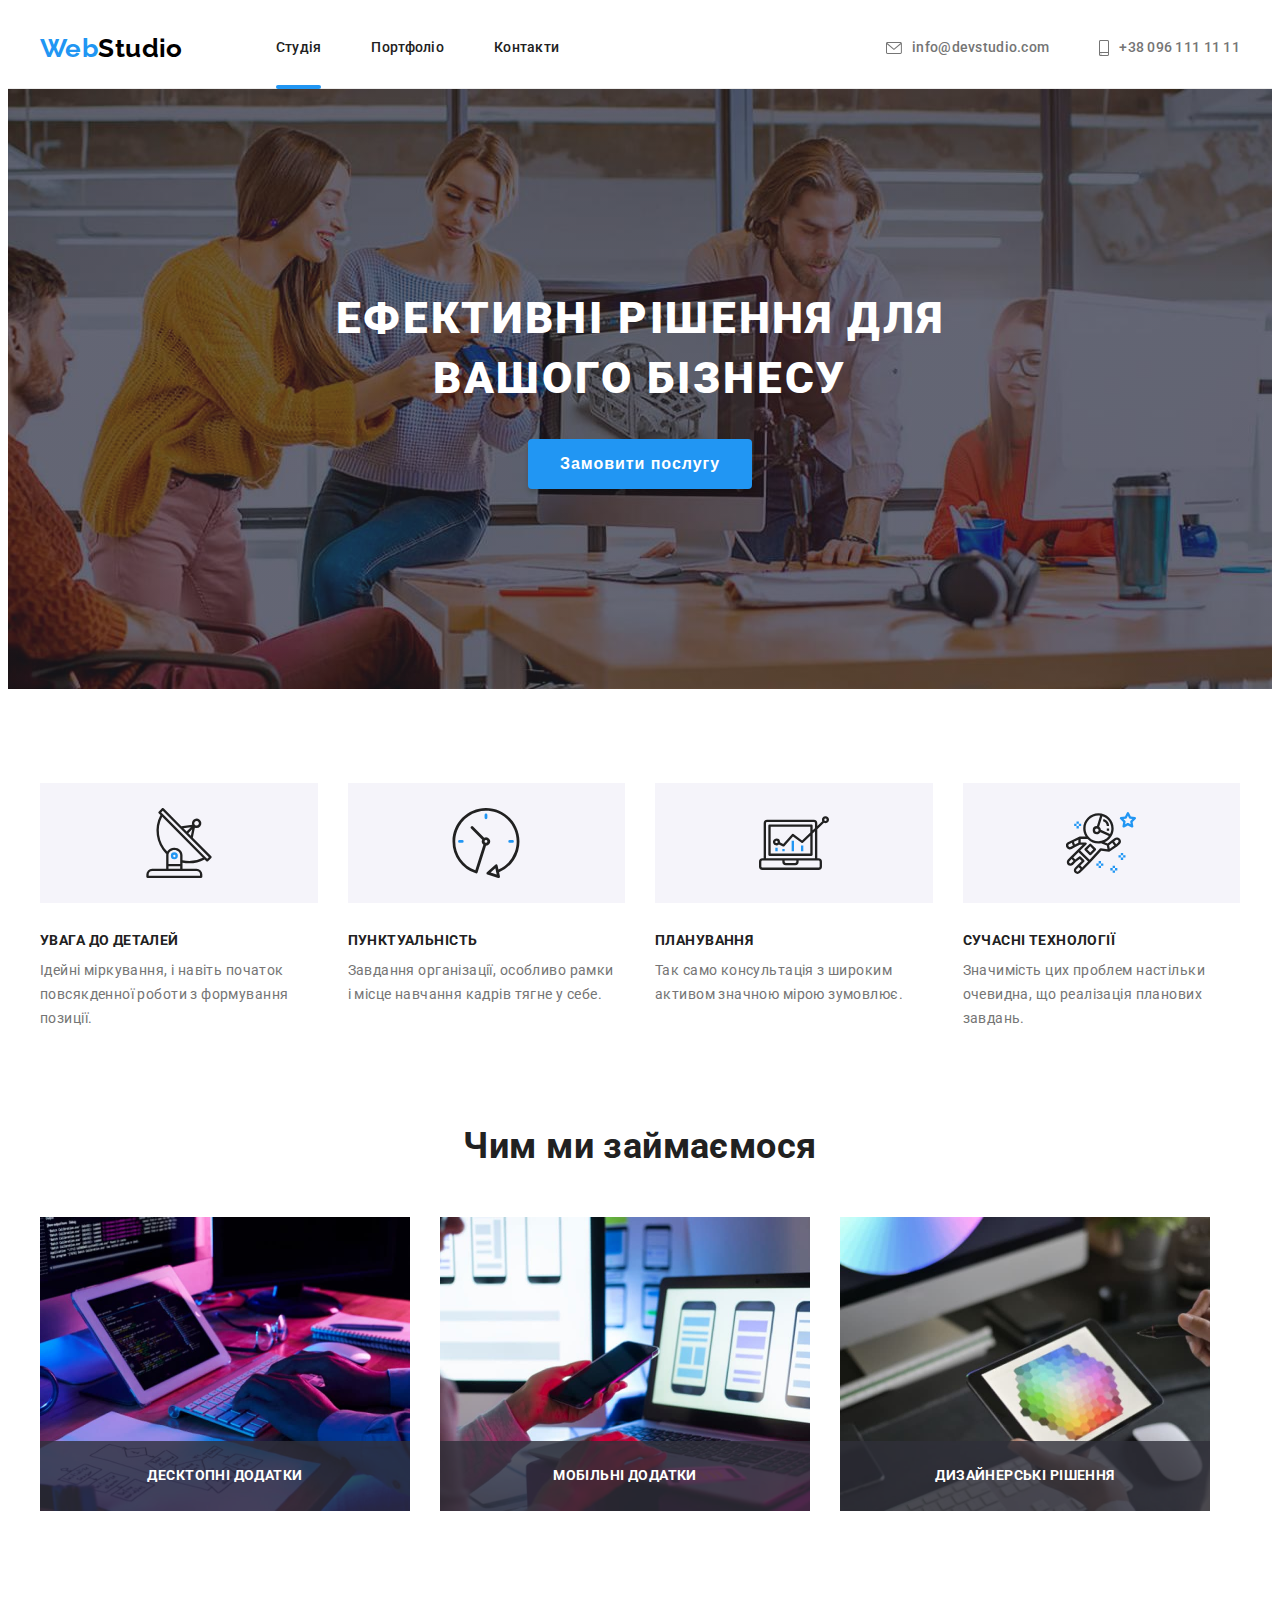
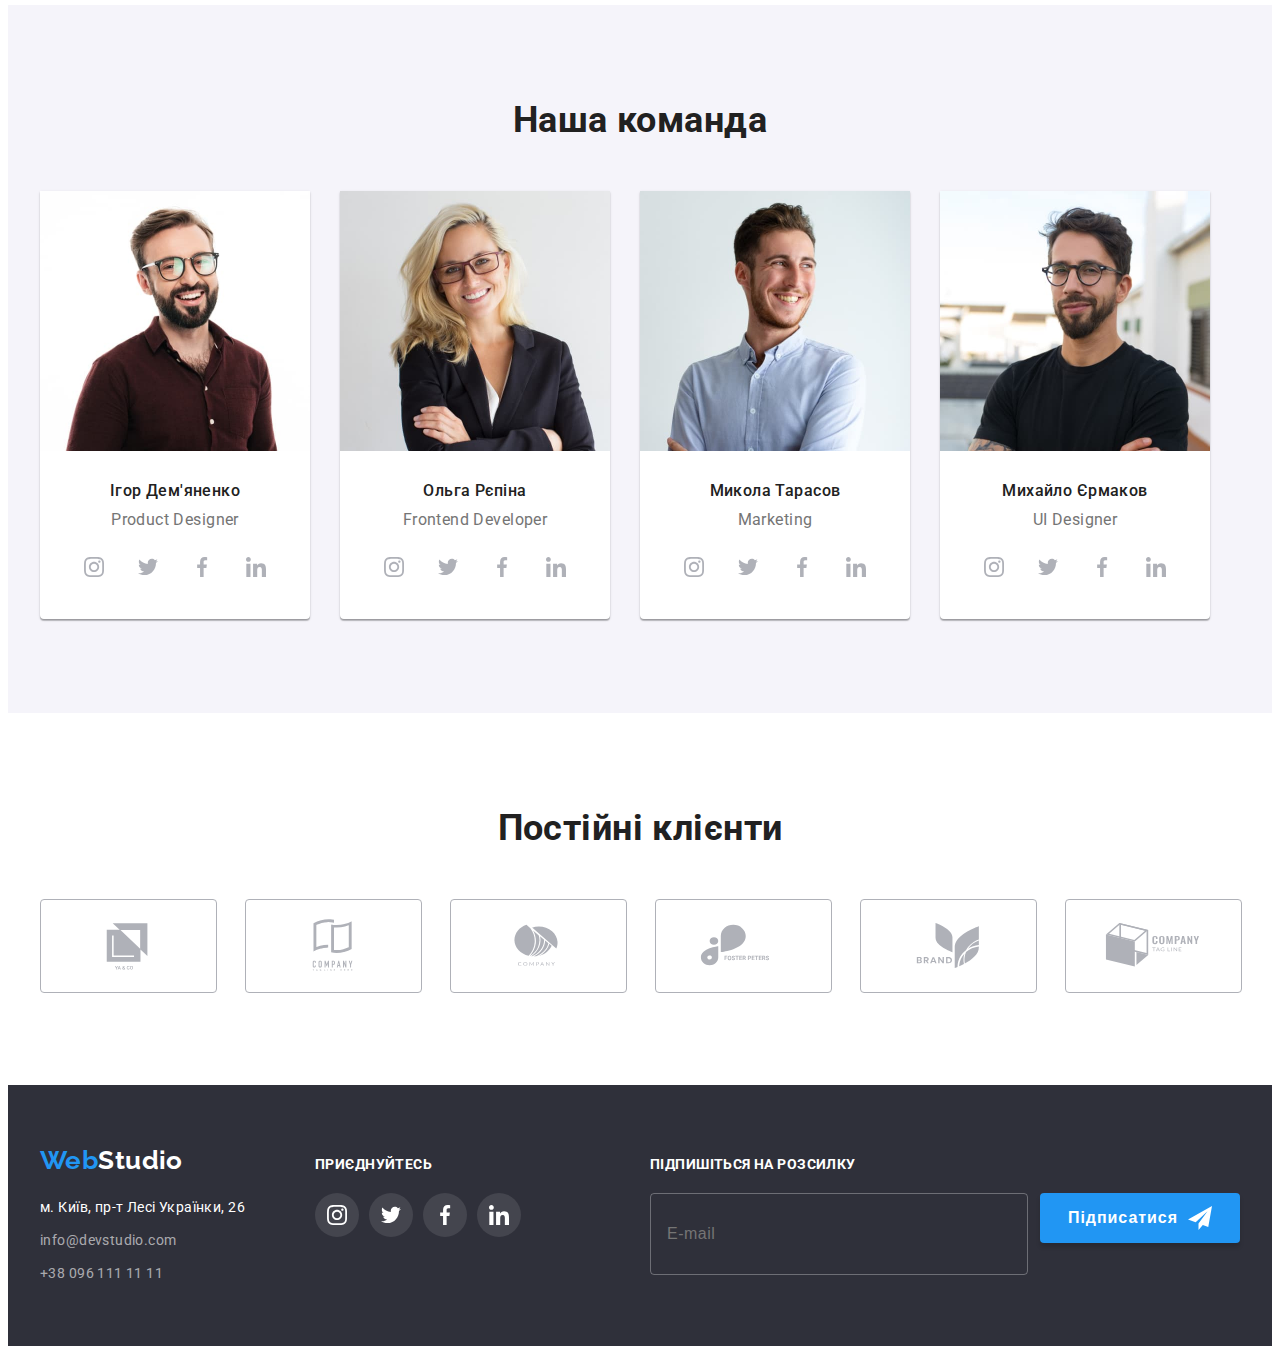
<file: index.html>
<!DOCTYPE html>
<html lang="uk">
  <head>
    <meta charset="UTF-8" />
    <meta http-equiv="X-UA-Compatible" content="IE=edge" />
    <meta name="viewport" content="width=device-width, initial-scale=1.0" />
    <title>Студія</title>
    <link rel="preconnect" href="https://fonts.googleapis.com" />
    <link rel="preconnect" href="https://fonts.gstatic.com" crossorigin />
    <link
      href="https://fonts.googleapis.com/css2?family=Raleway:wght@700&family=Roboto:wght@400;500;700;900&display=swap"
      rel="stylesheet"
    />
    <link
      rel="stylesheet"
      href="https://cdnjs.cloudflare.com/ajax/libs/modern-normalize/1.1.0/modern-normalize.min.css"
      integrity="sha512-wpPYUAdjBVSE4KJnH1VR1HeZfpl1ub8YT/NKx4PuQ5NmX2tKuGu6U/JRp5y+Y8XG2tV+wKQpNHVUX03MfMFn9Q=="
      crossorigin="anonymous"
      referrerpolicy="no-referrer"
    />
    <link rel="stylesheet" href="./css/main.min.css" />
  </head>
  <body>
    <header class="header">
      <div class="container header__container">
        <a href="./index.html" lang="en" class="logo header__logo"
          >Web<span class="logo__part logo__part--dark">Studio</span></a
        >
        <nav>
          <ul class="nav">
            <li><a href="./index.html" class="nav__link current link">Студія</a></li>
            <li><a href="./portfolio.html" class="nav__link link">Портфоліо</a></li>
            <li><a href="" class="nav__link link">Контакти</a></li>
          </ul>
        </nav>
        <ul class="contacts header__contacts">
          <li>
            <a href="mailto:info@devstudio.com" class="contacts__item link"
              ><svg class="contacts__icon" width="16" height="12">
                <use href="./images/symbol-defs.svg#icon-envelope"></use>
              </svg>
              info@devstudio.com
            </a>
          </li>
          <li>
            <a href="tel:+380961111111" class="contacts__item link"
              ><svg class="contacts__icon" width="10" height="16">
                <use href="./images/symbol-defs.svg#icon-smartphone"></use>
              </svg>
              +38 096 111 11 11
            </a>
          </li>
        </ul>
      </div>
    </header>
    <main>
      <section class="hero">
        <h1 class="main-title hero__main-title">Ефективні рішення для вашого бізнесу</h1>
        <button type="button" class="button" data-modal-open>Замовити послугу</button>
      </section>
      <section class="advantages section">
        <div class="container">
          <h2 class="visually-hidden">Переваги</h2>
          <ul class="advantages__list">
            <li class="advantages__item">
              <h3 class="advantages__title">Увага до деталей</h3>
              <p class="advantages__descriptions">
                Ідейні міркування, і навіть початок повсякденної роботи з формування позиції.
              </p>
            </li>
            <li class="advantages__item">
              <h3 class="advantages__title">Пунктуальність</h3>
              <p class="advantages__descriptions">
                Завдання організації, особливо рамки і місце навчання кадрів тягне у себе.
              </p>
            </li>
            <li class="advantages__item">
              <h3 class="advantages__title">Планування</h3>
              <p class="advantages__descriptions">
                Так само консультація з широким активом значною мірою зумовлює.
              </p>
            </li>
            <li class="advantages__item">
              <h3 class="advantages__title">Сучасні технології</h3>
              <p class="advantages__descriptions">
                Значимість цих проблем настільки очевидна, що реалізація планових завдань.
              </p>
            </li>
          </ul>
        </div>
      </section>
      <section class="work section section--padding-top">
        <div class="container">
          <h2 class="section-title">Чим ми займаємося</h2>
          <ul class="work__list">
            <li class="work__item">
              <div class="work__thumb">
                <img src="./images/box1.jpg" alt="Технологія перша" width="370" height="294" />
                <p class="work__text">Десктопні додатки</p>
              </div>
            </li>
            <li class="work__item">
              <div class="work__thumb">
                <img src="./images/box2.jpg" alt="Технологія друга" width="370" height="294" />
                <p class="work__text">Мобільні додатки</p>
              </div>
            </li>
            <li class="work__item">
              <div class="work__thumb">
                <img src="./images/box3.jpg" alt="Технологія третя" width="370" height="294" />
                <p class="work__text">Дизайнерські рішення</p>
              </div>
            </li>
          </ul>
        </div>
      </section>
      <section class="section section--background">
        <div class="container">
          <h2 class="section-title">Наша команда</h2>
          <ul class="team-grid">
            <li class="team-grid__item">
              <article class="team-card">
                <img
                  src="./images/foto1.jpg"
                  alt="Фото Ігора Дем'яненка"
                  width="270"
                  height="260"
                />
                <div class="team-card__caption">
                  <h3 class="team-card__name">Ігор Дем'яненко</h3>
                  <p lang="en" class="team-card__position">Product Designer</p>
                  <ul class="soc-list">
                    <li class="soc-list__item">
                      <a class="soc-list__link soc-list__link--regular" href=""
                        ><svg width="20" height="20">
                          <use href="./images/symbol-defs.svg#icon-instagram"></use>
                        </svg>
                      </a>
                    </li>
                    <li class="soc-list__item">
                      <a class="soc-list__link soc-list__link--regular" href=""
                        ><svg width="20" height="20">
                          <use href="./images/symbol-defs.svg#icon-twitter"></use>
                        </svg>
                      </a>
                    </li>
                    <li class="soc-list__item">
                      <a class="soc-list__link soc-list__link--regular" href=""
                        ><svg width="20" height="20">
                          <use href="./images/symbol-defs.svg#icon-facebook"></use>
                        </svg>
                      </a>
                    </li>
                    <li class="soc-list__item">
                      <a class="soc-list__link soc-list__link--regular" href=""
                        ><svg width="20" height="20">
                          <use href="./images/symbol-defs.svg#icon-linkedin"></use>
                        </svg>
                      </a>
                    </li>
                  </ul>
                </div>
              </article>
            </li>
            <li class="team-grid__item">
              <article class="team-card">
                <img src="./images/foto2.jpg" alt="Фото Ольги Рєпіної" width="270" height="260" />
                <div class="team-card__caption">
                  <h3 class="team-card__name">Ольга Рєпіна</h3>
                  <p lang="en" class="team-card__position">Frontend Developer</p>
                  <ul class="soc-list">
                    <li class="soc-list__item">
                      <a class="soc-list__link" href=""
                        ><svg width="20" height="20">
                          <use href="./images/symbol-defs.svg#icon-instagram"></use>
                        </svg>
                      </a>
                    </li>
                    <li class="soc-list__item">
                      <a class="soc-list__link" href=""
                        ><svg width="20" height="20">
                          <use href="./images/symbol-defs.svg#icon-twitter"></use>
                        </svg>
                      </a>
                    </li>
                    <li class="soc-list__item">
                      <a class="soc-list__link" href=""
                        ><svg width="20" height="20">
                          <use href="./images/symbol-defs.svg#icon-facebook"></use>
                        </svg>
                      </a>
                    </li>
                    <li class="soc-list__item">
                      <a class="soc-list__link" href=""
                        ><svg width="20" height="20">
                          <use href="./images/symbol-defs.svg#icon-linkedin"></use>
                        </svg>
                      </a>
                    </li>
                  </ul>
                </div>
              </article>
            </li>
            <li class="team-grid__item">
              <article class="team-card">
                <img src="./images/foto3.jpg" alt="Фото Миколи Тарасова" width="270" height="260" />
                <div class="team-card__caption">
                  <h3 class="team-card__name">Микола Тарасов</h3>
                  <p lang="en" class="team-card__position">Marketing</p>
                  <ul class="soc-list">
                    <li class="soc-list__item">
                      <a class="soc-list__link" href=""
                        ><svg width="20" height="20">
                          <use href="./images/symbol-defs.svg#icon-instagram"></use>
                        </svg>
                      </a>
                    </li>
                    <li class="soc-list__item">
                      <a class="soc-list__link" href=""
                        ><svg width="20" height="20">
                          <use href="./images/symbol-defs.svg#icon-twitter"></use>
                        </svg>
                      </a>
                    </li>
                    <li class="soc-list__item">
                      <a class="soc-list__link" href=""
                        ><svg width="20" height="20">
                          <use href="./images/symbol-defs.svg#icon-facebook"></use>
                        </svg>
                      </a>
                    </li>
                    <li class="soc-list__item">
                      <a class="soc-list__link" href=""
                        ><svg width="20" height="20">
                          <use href="./images/symbol-defs.svg#icon-linkedin"></use>
                        </svg>
                      </a>
                    </li>
                  </ul>
                </div>
              </article>
            </li>
            <li class="team-grid__item">
              <article class="team-card">
                <img
                  src="./images/foto4.jpg"
                  alt="Фото Михайла Єрмакова"
                  width="270"
                  height="260"
                />
                <div class="team-card__caption">
                  <h3 class="team-card__name">Михайло Єрмаков</h3>
                  <p lang="en" class="team-card__position">UI Designer</p>
                  <ul class="soc-list">
                    <li class="soc-list__item">
                      <a class="soc-list__link" href=""
                        ><svg width="20" height="20">
                          <use href="./images/symbol-defs.svg#icon-instagram"></use>
                        </svg>
                      </a>
                    </li>
                    <li class="soc-list__item">
                      <a class="soc-list__link" href=""
                        ><svg width="20" height="20">
                          <use href="./images/symbol-defs.svg#icon-twitter"></use>
                        </svg>
                      </a>
                    </li>
                    <li class="soc-list__item">
                      <a class="soc-list__link" href=""
                        ><svg width="20" height="20">
                          <use href="./images/symbol-defs.svg#icon-facebook"></use>
                        </svg>
                      </a>
                    </li>
                    <li class="soc-list__item">
                      <a class="soc-list__link" href=""
                        ><svg width="20" height="20">
                          <use href="./images/symbol-defs.svg#icon-linkedin"></use>
                        </svg>
                      </a>
                    </li>
                  </ul>
                </div>
              </article>
            </li>
          </ul>
        </div>
      </section>
      <section class="clients section">
        <div class="container">
          <h2 class="section-title">Постійні клієнти</h2>
          <ul class="clients__list">
            <li class="clients__item">
              <a class="clients__link" href=""
                ><svg width="106" height="60">
                  <use href="./images/symbol-defs.svg#icon-logo1"></use>
                </svg>
              </a>
            </li>
            <li class="clients__item">
              <a class="clients__link" href=""
                ><svg width="106" height="60">
                  <use href="./images/symbol-defs.svg#icon-logo2"></use>
                </svg>
              </a>
            </li>
            <li class="clients__item">
              <a class="clients__link" href=""
                ><svg width="106" height="60">
                  <use href="./images/symbol-defs.svg#icon-logo3"></use>
                </svg>
              </a>
            </li>
            <li class="clients__item">
              <a class="clients__link" href=""
                ><svg width="106" height="60">
                  <use href="./images/symbol-defs.svg#icon-logo4"></use>
                </svg>
              </a>
            </li>
            <li class="clients__item">
              <a class="clients__link" href=""
                ><svg width="106" height="60">
                  <use href="./images/symbol-defs.svg#icon-logo5"></use>
                </svg>
              </a>
            </li>
            <li class="clients__item">
              <a class="clients__link" href=""
                ><svg width="106" height="60">
                  <use href="./images/symbol-defs.svg#icon-logo6"></use>
                </svg>
              </a>
            </li>
          </ul>
        </div>
      </section>
    </main>
    <footer class="footer">
      <div class="container footer__container">
        <div class="footer__address-wrap">
          <a href="./index.html" lang="en" class="logo footer__logo"
            >Web<span class="logo__part logo__part--light">Studio</span></a
          >
          <address class="address">
            <ul>
              <li class="address__item">
                <a
                  href="https://goo.gl/maps/4VGZV7UP3L1ZBJYh8"
                  target="_blank"
                  rel="noreferrer noopener"
                  class="address__map link"
                >
                  м. Київ, пр-т Лесі Українки, 26
                </a>
              </li>
              <li class="address__item">
                <a href="mailto:info@devstudio.com" class="address__contacts link"
                  >info@devstudio.com</a
                >
              </li>
              <li class="address__item">
                <a href="tel:+380961111111" class="address__contacts link">+38 096 111 11 11</a>
              </li>
            </ul>
          </address>
        </div>
        <div class="footer__soc-list-wrap">
          <p class="call-text">приєднуйтесь</p>
          <ul class="soc-list">
            <li class="soc-list__item">
              <a class="soc-list__link soc-list__link--dark-theme" href=""
                ><svg width="20" height="20">
                  <use href="./images/symbol-defs.svg#icon-instagram"></use>
                </svg>
              </a>
            </li>
            <li class="soc-list__item">
              <a class="soc-list__link soc-list__link--dark-theme" href=""
                ><svg width="20" height="20">
                  <use href="./images/symbol-defs.svg#icon-twitter"></use>
                </svg>
              </a>
            </li>
            <li class="soc-list__item">
              <a class="soc-list__link soc-list__link--dark-theme" href=""
                ><svg width="20" height="20">
                  <use href="./images/symbol-defs.svg#icon-facebook"></use>
                </svg>
              </a>
            </li>
            <li class="soc-list__item">
              <a class="soc-list__link soc-list__link--dark-theme" href=""
                ><svg width="20" height="20">
                  <use href="./images/symbol-defs.svg#icon-linkedin"></use>
                </svg>
              </a>
            </li>
          </ul>
        </div>
        <form>
          <p class="call-text">Підпишіться на розсилку</p>
          <div class="subscription-form">
            <input
              name="subs-email"
              class="subscription-form__input"
              type="email"
              placeholder="E-mail"
              required
            />
            <button class="button footer__button" type="submit">
              Підписатися
              <svg width="24" height="24">
                <use href="./images/symbol-defs.svg#icon-send"></use>
              </svg>
            </button>
          </div>
        </form>
      </div>
    </footer>
    <div class="backdrop is-hidden" data-modal>
      <div class="modal">
        <button type="button" class="close-button modal__close-button" data-modal-close>
          <svg width="18" height="18">
            <use href="./images/symbol-defs.svg#icon-close"></use>
          </svg>
        </button>
        <p class="modal__title">Залиште свої дані, ми вам передзвонимо</p>
        <form class="form">
          <div class="form__field">
            <label for="name" class="form__label">Ім'я</label>
            <div class="form__input-wrap">
              <input class="form__input" type="text" name="name" id="name" required />
              <svg class="form__icon" width="18" height="18">
                <use href="./images/symbol-defs.svg#icon-form-person"></use>
              </svg>
            </div>
          </div>
          <div class="form__field">
            <label for="tel" class="form__label">Телефон</label>
            <div class="form__input-wrap">
              <input class="form__input" type="tel" name="telephone" id="tel" required />
              <svg class="form__icon" width="18" height="18">
                <use href="./images/symbol-defs.svg#icon-form-phone"></use>
              </svg>
            </div>
          </div>
          <div class="form__field">
            <label for="email" class="form__label">Пошта</label>
            <div class="form__input-wrap">
              <input class="form__input" type="email" name="email" id="email" required />
              <svg class="form__icon" width="18" height="18">
                <use href="./images/symbol-defs.svg#icon-form-email"></use>
              </svg>
            </div>
          </div>
          <div class="form__field form__field--comment">
            <label for="comment" class="form__label">Коментар</label>
            <textarea
              class="form__input form__input--comment"
              name="comment"
              id="comment"
              placeholder="Введіть текст"
            ></textarea>
          </div>

          <label class="form__agreement">
            <input
              type="checkbox"
              class="form__checkbox visually-hidden"
              name="agree"
              value="true"
              required
            />
            <span class="form__check-icon">
              <svg width="16" height="15">
                <use href="./images/symbol-defs.svg#icon-check"></use>
              </svg>
            </span>
            Погоджуюся з розсилкою та приймаю
            <a href="" class="form__agreement-link"> Умови договору</a>
          </label>

          <button class="button modal__button" type="submit">Відправити</button>
        </form>
      </div>
    </div>
    <script src="./js/modal.js"></script>
  </body>
</html>
</file>
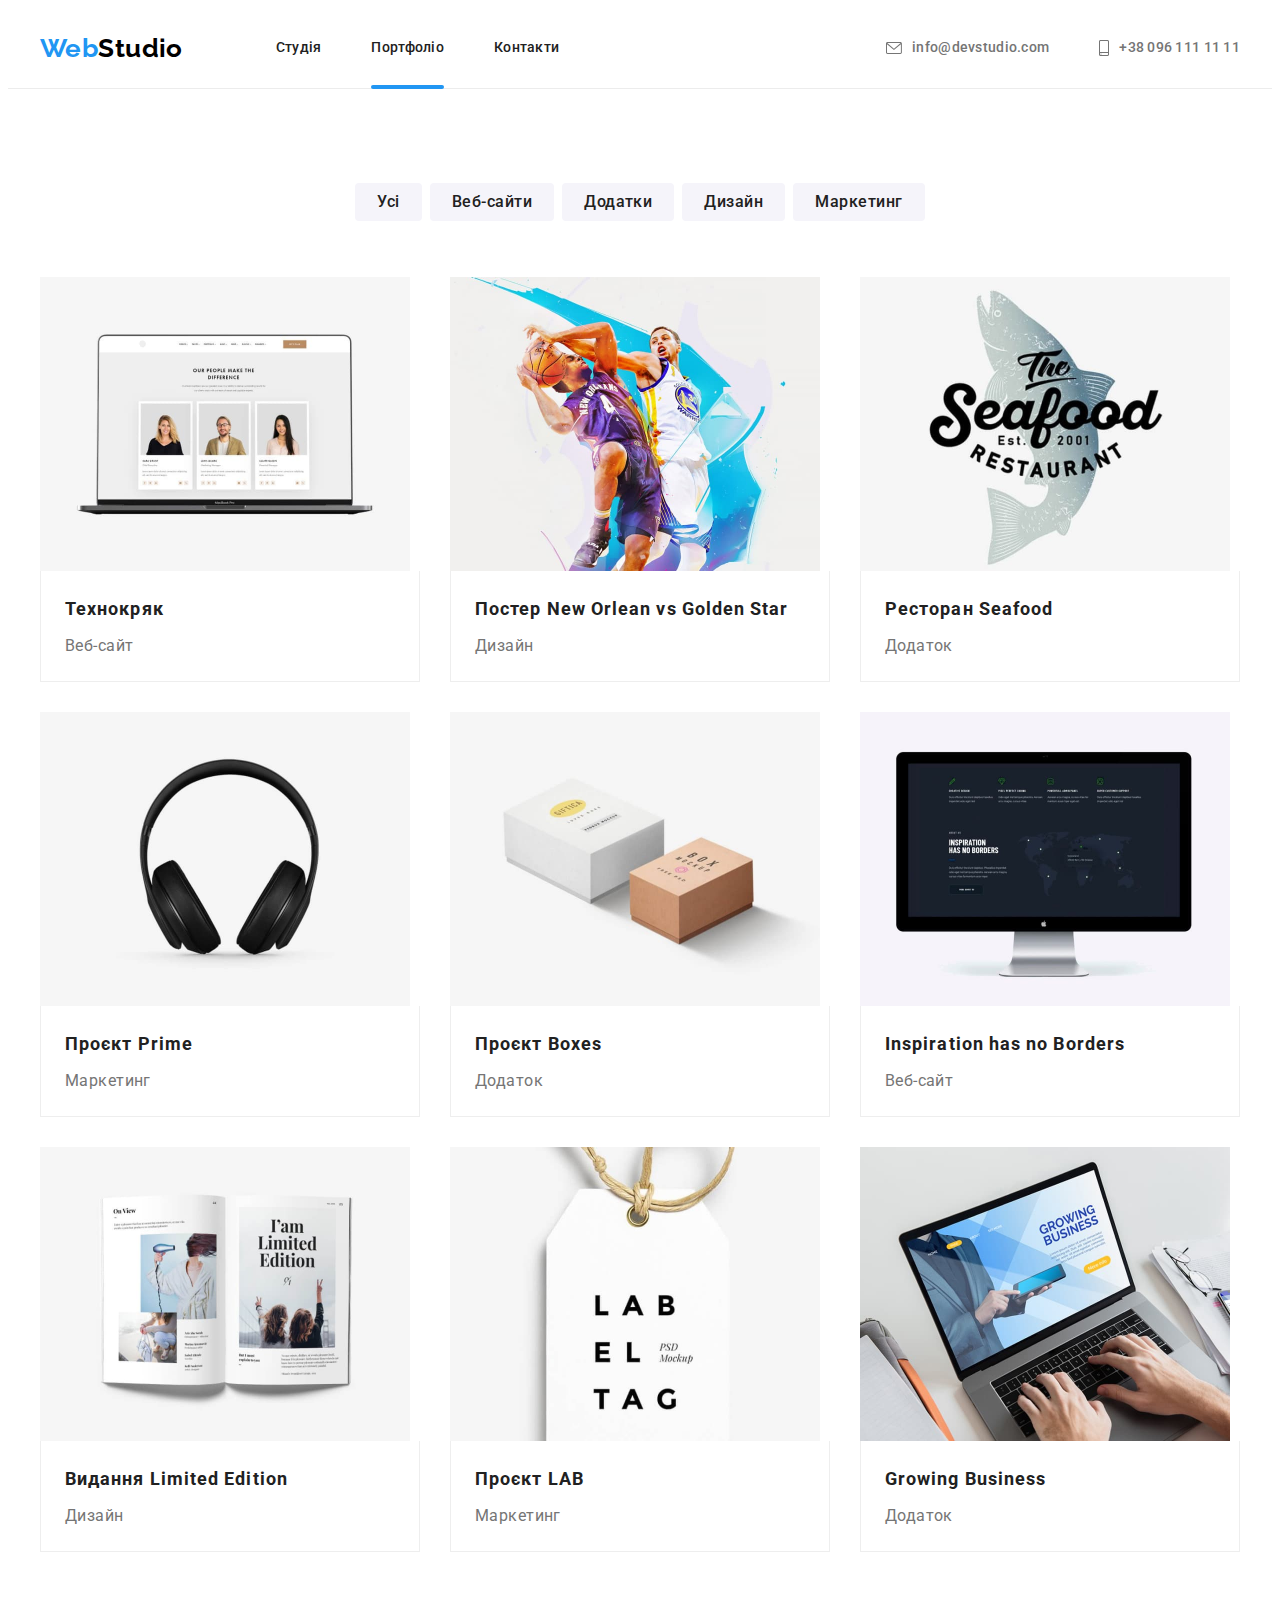
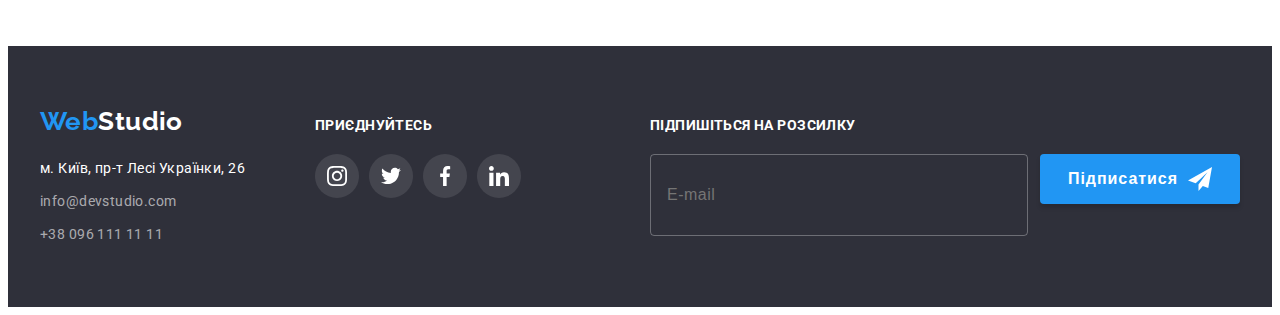
<file: portfolio.html>
<!DOCTYPE html>
<html lang="en">
  <head>
    <meta charset="UTF-8" />
    <meta http-equiv="X-UA-Compatible" content="IE=edge" />
    <meta name="viewport" content="width=device-width, initial-scale=1.0" />
    <title>Портфоліо</title>
    <link rel="preconnect" href="https://fonts.googleapis.com" />
    <link rel="preconnect" href="https://fonts.gstatic.com" crossorigin />
    <link
      href="https://fonts.googleapis.com/css2?family=Raleway:wght@700&family=Roboto:wght@400;500;700;900&display=swap"
      rel="stylesheet"
    />
    <link
      rel="stylesheet"
      href="https://cdnjs.cloudflare.com/ajax/libs/modern-normalize/1.1.0/modern-normalize.min.css"
      integrity="sha512-wpPYUAdjBVSE4KJnH1VR1HeZfpl1ub8YT/NKx4PuQ5NmX2tKuGu6U/JRp5y+Y8XG2tV+wKQpNHVUX03MfMFn9Q=="
      crossorigin="anonymous"
      referrerpolicy="no-referrer"
    />
    <link rel="stylesheet" href="./css/main.min.css" />
  </head>
  <body>
    <header class="header">
      <div class="container header__container">
        <a href="./index.html" lang="en" class="logo header__logo"
          >Web<span class="logo__part logo__part--dark">Studio</span></a
        >
        <nav>
          <ul class="nav">
            <li><a href="./index.html" class="nav__link link">Студія</a></li>
            <li><a href="./portfolio.html" class="nav__link current link">Портфоліо</a></li>
            <li><a href="" class="nav__link link">Контакти</a></li>
          </ul>
        </nav>
        <ul class="contacts header__contacts">
          <li>
            <a href="mailto:info@devstudio.com" class="contacts__item link"
              ><svg class="contacts__icon" width="16" height="12">
                <use href="./images/symbol-defs.svg#icon-envelope"></use>
              </svg>
              info@devstudio.com
            </a>
          </li>
          <li>
            <a href="tel:+380961111111" class="contacts__item link"
              ><svg class="contacts__icon" width="10" height="16">
                <use href="./images/symbol-defs.svg#icon-smartphone"></use>
              </svg>
              +38 096 111 11 11
            </a>
          </li>
        </ul>
      </div>
    </header>
    <main>
      <section class="section">
        <div class="container">
          <h1 class="visually-hidden">Портфоліо</h1>
          <ul class="portfolio-filter">
            <li class="portfolio-filter__item"><button type="button" class="btn">Усі</button></li>
            <li class="portfolio-filter__item">
              <button type="button" class="btn">Веб-сайти</button>
            </li>
            <li class="portfolio-filter__item">
              <button type="button" class="btn">Додатки</button>
            </li>
            <li class="portfolio-filter__item">
              <button type="button" class="btn">Дизайн</button>
            </li>
            <li class="portfolio-filter__item">
              <button type="button" class="btn">Маркетинг</button>
            </li>
          </ul>
          <ul class="portfolio-grid">
            <li class="portfolio-grid__item">
              <a class="link portfolio-card" href="">
                <div class="portfolio-card__thumb">
                  <img src="./images/img1.jpg" alt="Веб-сайт Технокряк" width="370" height="294" />
                  <div class="portfolio-card__overlay">
                    <p class="portfolio-card__text-overlay">
                      Ресурс пропонує комплексні пропозиції з різним рівнем функціоналу та сервісів.
                      Все це дозволить відвідувачу отримати вичерпні відомості про компанію чи
                      приватну особу.
                    </p>
                  </div>
                </div>
                <div class="portfolio-card__caption">
                  <h2 class="portfolio-card__title">Технокряк</h2>
                  <p class="portfolio-card__text">Веб-сайт</p>
                </div>
              </a>
            </li>
            <li class="portfolio-grid__item">
              <a href="" class="link portfolio-card">
                <div class="portfolio-card__thumb">
                  <img
                    src="./images/img2.jpg"
                    alt="Дизайн Постер New Orlean vs Golden Star"
                    width="370"
                    height="294"
                  />
                  <div class="portfolio-card__overlay">
                    <p class="portfolio-card__text-overlay">
                      Ресурс пропонує комплексні пропозиції з різним рівнем функціоналу та сервісів.
                      Все це дозволить відвідувачу отримати вичерпні відомості про компанію чи
                      приватну особу.
                    </p>
                  </div>
                </div>
                <div class="portfolio-card__caption">
                  <h2 class="portfolio-card__title">Постер New Orlean vs Golden Star</h2>
                  <p class="portfolio-card__text">Дизайн</p>
                </div>
              </a>
            </li>
            <li class="portfolio-grid__item">
              <a href="" class="link portfolio-card">
                <div class="portfolio-card__thumb">
                  <img
                    src="./images/img3.jpg"
                    alt="Додаток Ресторан Seafood"
                    width="370"
                    height="294"
                  />
                  <div class="portfolio-card__overlay">
                    <p class="portfolio-card__text-overlay">
                      Ресурс пропонує комплексні пропозиції з різним рівнем функціоналу та сервісів.
                      Все це дозволить відвідувачу отримати вичерпні відомості про компанію чи
                      приватну особу.
                    </p>
                  </div>
                </div>
                <div class="portfolio-card__caption">
                  <h2 class="portfolio-card__title">Ресторан Seafood</h2>
                  <p class="portfolio-card__text">Додаток</p>
                </div>
              </a>
            </li>
            <li class="portfolio-grid__item">
              <a href="" class="link portfolio-card">
                <div class="portfolio-card__thumb">
                  <img
                    src="./images/img4.jpg"
                    alt="Маркетинг Проєкт Prime"
                    width="370"
                    height="294"
                  />
                  <div class="portfolio-card__overlay">
                    <p class="portfolio-card__text-overlay">
                      Ресурс пропонує комплексні пропозиції з різним рівнем функціоналу та сервісів.
                      Все це дозволить відвідувачу отримати вичерпні відомості про компанію чи
                      приватну особу.
                    </p>
                  </div>
                </div>
                <div class="portfolio-card__caption">
                  <h2 class="portfolio-card__title">Проєкт Prime</h2>
                  <p class="portfolio-card__text">Маркетинг</p>
                </div>
              </a>
            </li>
            <li class="portfolio-grid__item">
              <a href="" class="link portfolio-card">
                <div class="portfolio-card__thumb">
                  <img
                    src="./images/img5.jpg"
                    alt="Додаток Проєкт Boxes"
                    width="370"
                    height="294"
                  />
                  <div class="portfolio-card__overlay">
                    <p class="portfolio-card__text-overlay">
                      Ресурс пропонує комплексні пропозиції з різним рівнем функціоналу та сервісів.
                      Все це дозволить відвідувачу отримати вичерпні відомості про компанію чи
                      приватну особу.
                    </p>
                  </div>
                </div>
                <div class="portfolio-card__caption">
                  <h2 class="portfolio-card__title">Проєкт Boxes</h2>
                  <p class="portfolio-card__text">Додаток</p>
                </div>
              </a>
            </li>
            <li class="portfolio-grid__item">
              <a href="" class="link portfolio-card">
                <div class="portfolio-card__thumb">
                  <img
                    src="./images/img6.jpg"
                    alt="Веб-сайт Inspiration has no Borders"
                    width="370"
                    height="294"
                  />
                  <div class="portfolio-card__overlay">
                    <p class="portfolio-card__text-overlay">
                      Ресурс пропонує комплексні пропозиції з різним рівнем функціоналу та сервісів.
                      Все це дозволить відвідувачу отримати вичерпні відомості про компанію чи
                      приватну особу.
                    </p>
                  </div>
                </div>
                <div class="portfolio-card__caption">
                  <h2 class="portfolio-card__title">Inspiration has no Borders</h2>
                  <p class="portfolio-card__text">Веб-сайт</p>
                </div>
              </a>
            </li>
            <li class="portfolio-grid__item">
              <a href="" class="link portfolio-card">
                <div class="portfolio-card__thumb">
                  <img
                    src="./images/img7.jpg"
                    alt="Дизайн Видання Limited Edition"
                    width="370"
                    height="294"
                  />
                  <div class="portfolio-card__overlay">
                    <p class="portfolio-card__text-overlay">
                      Ресурс пропонує комплексні пропозиції з різним рівнем функціоналу та сервісів.
                      Все це дозволить відвідувачу отримати вичерпні відомості про компанію чи
                      приватну особу.
                    </p>
                  </div>
                </div>
                <div class="portfolio-card__caption">
                  <h2 class="portfolio-card__title">Видання Limited Edition</h2>
                  <p class="portfolio-card__text">Дизайн</p>
                </div>
              </a>
            </li>
            <li class="portfolio-grid__item">
              <a href="" class="link portfolio-card">
                <div class="portfolio-card__thumb">
                  <img
                    src="./images/img8.jpg"
                    alt="Маркетинг Проєкт LAB"
                    width="370"
                    height="294"
                  />
                  <div class="portfolio-card__overlay">
                    <p class="portfolio-card__text-overlay">
                      Ресурс пропонує комплексні пропозиції з різним рівнем функціоналу та сервісів.
                      Все це дозволить відвідувачу отримати вичерпні відомості про компанію чи
                      приватну особу.
                    </p>
                  </div>
                </div>
                <div class="portfolio-card__caption">
                  <h2 class="portfolio-card__title">Проєкт LAB</h2>
                  <p class="portfolio-card__text">Маркетинг</p>
                </div>
              </a>
            </li>
            <li class="portfolio-grid__item">
              <a href="" class="link portfolio-card">
                <div class="portfolio-card__thumb">
                  <img
                    src="./images/img9.jpg"
                    alt="Додаток Growing Business"
                    width="370"
                    height="294"
                  />
                  <div class="portfolio-card__overlay">
                    <p class="portfolio-card__text-overlay">
                      Ресурс пропонує комплексні пропозиції з різним рівнем функціоналу та сервісів.
                      Все це дозволить відвідувачу отримати вичерпні відомості про компанію чи
                      приватну особу.
                    </p>
                  </div>
                </div>
                <div class="portfolio-card__caption">
                  <h2 class="portfolio-card__title">Growing Business</h2>
                  <p class="portfolio-card__text">Додаток</p>
                </div>
              </a>
            </li>
          </ul>
        </div>
      </section>
    </main>
    <footer class="footer">
      <div class="container footer__container">
        <div class="footer__address-wrap">
          <a href="./index.html" lang="en" class="logo footer__logo"
            >Web<span class="logo__part logo__part--light">Studio</span></a
          >
          <address class="address">
            <ul>
              <li class="address__item">
                <a
                  href="https://goo.gl/maps/4VGZV7UP3L1ZBJYh8"
                  target="_blank"
                  rel="noreferrer noopener"
                  class="address__map link"
                >
                  м. Київ, пр-т Лесі Українки, 26
                </a>
              </li>
              <li class="address__item">
                <a href="mailto:info@devstudio.com" class="address__contacts link"
                  >info@devstudio.com</a
                >
              </li>
              <li class="address__item">
                <a href="tel:+380961111111" class="address__contacts link">+38 096 111 11 11</a>
              </li>
            </ul>
          </address>
        </div>
        <div class="footer__soc-list-wrap">
          <p class="call-text">приєднуйтесь</p>
          <ul class="soc-list">
            <li class="soc-list__item">
              <a class="soc-list__link soc-list__link--dark-theme" href=""
                ><svg width="20" height="20">
                  <use href="./images/symbol-defs.svg#icon-instagram"></use>
                </svg>
              </a>
            </li>
            <li class="soc-list__item">
              <a class="soc-list__link soc-list__link--dark-theme" href=""
                ><svg width="20" height="20">
                  <use href="./images/symbol-defs.svg#icon-twitter"></use>
                </svg>
              </a>
            </li>
            <li class="soc-list__item">
              <a class="soc-list__link soc-list__link--dark-theme" href=""
                ><svg width="20" height="20">
                  <use href="./images/symbol-defs.svg#icon-facebook"></use>
                </svg>
              </a>
            </li>
            <li class="soc-list__item">
              <a class="soc-list__link soc-list__link--dark-theme" href=""
                ><svg width="20" height="20">
                  <use href="./images/symbol-defs.svg#icon-linkedin"></use>
                </svg>
              </a>
            </li>
          </ul>
        </div>
        <form>
          <p class="call-text">Підпишіться на розсилку</p>
          <div class="subscription-form">
            <input
              name="subs-email"
              class="subscription-form__input"
              type="email"
              placeholder="E-mail"
              required
            />
            <button class="button footer__button" type="submit">
              Підписатися
              <svg width="24" height="24">
                <use href="./images/symbol-defs.svg#icon-send"></use>
              </svg>
            </button>
          </div>
        </form>
      </div>
    </footer>
  </body>
</html>
</file>
<file: css/main.min.css>
:root{--main-text-color: #757575;--second-text-color: #212121;--light-text-color: #ffffff;--semi-light-text-color: rgba(255, 255, 255, 0.6);--accent-color: #2196f3;--btn-accent-color: #188ce8;--logo-text-color: #000000;--dark-background-color: #2f303a;--light-background-color: #ffffff;--semi-light-background-color: #f5f4fa;--line-color: #ececec;--border-color: #eeeeee;--main-font: "Roboto", sans-serif;--logo-font: "Raleway", sans-serif;--hero-background-color: #c4c4c4;--icon-color: #afb1b8;--footer-icon-color: rgba(255, 255, 255, 0.1);--overlay-color: rgba(33, 150, 243, 0.9);--modal-backdrop-color: rgba(0, 0, 0, 0.2);--modal-btn-border-color: rgba(0, 0, 0, 0.1);--work-item-text-bg: rgba(47, 48, 58, 0.8);--input-border: rgba(33, 33, 33, 0.2);--input-placeholder: rgba(117, 117, 117, 0.5);--timing-function: cubic-bezier(0.4, 0, 0.2, 1);--duration: 250ms}.portfolio-card__overlay,.subscription-form__input,.clients__link,.form__check-icon,.soc-list__link,.close-button,.contacts,.nav,.header__container{display:flex;align-items:center}p,h1,h2,h3,h4,h5,h6{margin:0}ul{list-style:none;margin:0;padding-left:0}img{display:block}textarea{resize:none}body{font-family:var(--main-font);font-size:14px;line-height:1.71;letter-spacing:.03em;color:var(--main-text-color);background-color:var(--light-background-color)}.link{text-decoration:none;font-style:normal}.visually-hidden{position:absolute;width:1px;height:1px;margin:-1px;border:0;padding:0;white-space:nowrap;-webkit-clip-path:inset(100%);clip-path:inset(100%);clip:rect(0 0 0 0);overflow:hidden}.current{color:var(--accent-color)}.current::after{content:"";position:absolute;left:0;bottom:0;margin-bottom:-1px;display:block;width:100%;height:4px;border-radius:2px;background-color:var(--accent-color)}.container{width:1200px;padding-left:15px;padding-right:15px;margin-left:auto;margin-right:auto}.footer__container{display:flex;align-items:baseline}.section{padding-top:94px;padding-bottom:94px;background-color:var(--light-background-color)}.section--background{background-color:var(--semi-light-background-color)}.section--padding-top{padding-top:0}.section-title{margin-bottom:50px;font-weight:700;font-size:36px;line-height:1.17;text-align:center;color:var(--second-text-color)}.logo{display:inline-block;font-family:var(--logo-font);font-weight:700;font-size:26px;line-height:1.19;text-decoration:none;color:var(--accent-color)}.logo__part--dark{color:var(--logo-text-color)}.logo__part--light{color:var(--light-text-color)}.header__logo{margin-right:93px}.footer__logo{margin-bottom:20px}.nav{gap:50px}.nav__link{position:relative;display:block;padding-top:32px;padding-bottom:32px;font-weight:500;line-height:1.14;letter-spacing:.02em;color:var(--second-text-color);transition:color var(--duration) var(--timing-function)}.nav__link:hover,.nav__link:focus{color:var(--accent-color)}.contacts{gap:50px}.contacts__item{display:flex;padding-top:32px;padding-bottom:32px;align-items:center;font-weight:500;line-height:1.14;letter-spacing:.02em;color:inherit;transition:color var(--duration) var(--timing-function)}.contacts__item:hover,.contacts__item:focus{color:var(--accent-color)}.contacts__icon{margin-right:10px;fill:currentColor}.header__contacts{margin-left:auto}.button{display:block;margin-right:auto;margin-left:auto;padding:10px 32px;border:none;border-radius:4px;font-weight:700;font-size:16px;line-height:1.88;letter-spacing:.06em;color:var(--light-text-color);background:var(--accent-color);box-shadow:0px 4px 4px rgba(0,0,0,.15);cursor:pointer;transition:background-color var(--duration) var(--timing-function)}.button:hover,.button:focus,.button:active{background-color:var(--btn-accent-color)}.footer__button{display:flex;align-items:center;justify-content:center;padding:0;gap:10px;width:200px;height:50px}.modal__button{padding-left:52px;padding-right:52px}.close-button{justify-content:center;padding:0;width:30px;height:30px;border:1px solid var(--modal-btn-border-color);border-radius:50%;background-color:var(--light-background-color);cursor:pointer;transition:fill var(--duration) var(--timing-function)}.close-button:hover,.close-button:focus{fill:var(--accent-color)}.modal__close-button{position:absolute;top:8px;right:8px}.btn{padding:6px 22px;border-radius:4px;border:none;text-align:center;font-family:inherit;font-weight:500;font-size:16px;line-height:1.62;letter-spacing:.03em;color:var(--second-text-color);background-color:var(--semi-light-background-color);cursor:pointer;transition:color var(--duration) var(--timing-function),background-color var(--duration) var(--timing-function),box-shadow var(--duration) var(--timing-function)}.btn:hover,.btn:focus{color:var(--light-text-color);background-color:var(--accent-color);box-shadow:0px 3px 1px rgba(0,0,0,.1),0px 1px 2px rgba(0,0,0,.08),0px 2px 2px rgba(0,0,0,.12)}.main-title{width:696px;font-weight:900;font-size:44px;line-height:1.36;letter-spacing:.06em;text-transform:uppercase;color:var(--light-text-color)}.hero__main-title{margin:0 auto 30px auto}.soc-list{display:flex;gap:10px;margin-left:auto;margin-right:auto;justify-content:center}.soc-list__item{width:44px;height:44px}.soc-list__link{justify-content:center;width:100%;height:100%;border-radius:50%;background-repeat:no-repeat;fill:var(--icon-color);transition:background-color var(--duration) var(--timing-function),fill var(--duration) var(--timing-function)}.soc-list__link--dark-theme{fill:var(--light-text-color);background-color:var(--footer-icon-color)}.soc-list__link:hover,.soc-list__link:focus{background-color:var(--accent-color);fill:var(--light-text-color)}.backdrop{position:fixed;left:0;top:0;width:100%;height:100%;opacity:1;visibility:visible;background:var(--modal-backdrop-color);transition:opacity var(--duration) var(--timing-function),visibility var(--duration) var(--timing-function)}.backdrop.is-hidden{opacity:0;visibility:hidden;pointer-events:none}.backdrop.is-hidden .modal{transform:translate(-50%, -50%) scale(0.8)}.modal{position:absolute;top:50%;left:50%;width:528px;height:581px;padding:40px;background-color:var(--light-background-color);border-radius:4px;box-shadow:0px 1px 3px rgba(0,0,0,.12),0px 1px 1px rgba(0,0,0,.14),0px 2px 1px rgba(0,0,0,.2);transform:translate(-50%, -50%) scale(1);transition:transform var(--duration) var(--timing-function)}.modal__title{margin-bottom:12px;font-weight:700;font-size:20px;line-height:1.15;text-align:center;letter-spacing:.03em;color:var(--second-text-color)}.form__field{display:flex;flex-direction:column;margin-bottom:10px}.form__label{margin-bottom:4px;font-size:12px;line-height:1.16;letter-spacing:.01em;color:var(--main-text-color)}.form__input-wrap{position:relative}.form__input{width:100%;padding-top:11px;padding-bottom:11px;padding-left:42px;margin:0;border:1px solid var(--input-border);border-radius:4px;transition:border var(--duration) var(--timing-function)}.form__icon{position:absolute;top:50%;left:12px;transform:translateY(-50%);transition:fill var(--duration) var(--timing-function)}.form__field--comment{margin-bottom:20px}.form__input--comment{height:120px;padding-top:12px;padding-bottom:12px;padding-left:16px;padding-right:16px}.form__input:focus{border:1px solid var(--accent-color);outline:rgba(0,0,0,0)}.form__input:focus+.form__icon{fill:var(--accent-color)}.form__input::-moz-placeholder{font-size:12px;line-height:1.16;letter-spacing:.01em;color:var(--input-placeholder)}.form__input:-ms-input-placeholder{font-size:12px;line-height:1.16;letter-spacing:.01em;color:var(--input-placeholder)}.form__input::placeholder{font-size:12px;line-height:1.16;letter-spacing:.01em;color:var(--input-placeholder)}.form__agreement{display:flex;align-items:center;margin-left:12px;margin-bottom:30px}.form__check-icon{justify-content:center;margin-right:7px;width:16px;height:15px;border:2px solid var(--second-text-color);border-radius:2px;fill:rgba(0,0,0,0);transition:background-color var(--duration) var(--timing-function),fill var(--duration) var(--timing-function),border-color var(--duration) var(--timing-function)}.form__checkbox:checked+.form__check-icon{background-color:var(--accent-color);fill:var(--light-text-color);border-color:rgba(0,0,0,0)}.form__agreement-link{color:var(--accent-color)}.header{border:1px solid var(--line-color);border-top:rgba(0,0,0,0);border-right:rgba(0,0,0,0);border-left:rgba(0,0,0,0)}.hero{padding:200px 0;margin:0 auto;text-align:center;background-color:var(--hero-background-color);background-image:linear-gradient(rgba(47, 48, 58, 0.4), rgba(47, 48, 58, 0.4)),url(../images/hero-bg.jpg);background-repeat:no-repeat;background-position:center}.advantages__list{display:flex}.advantages__title{margin-bottom:10px;font-weight:700;font-size:14px;line-height:1.14;text-transform:uppercase;color:var(--second-text-color)}.advantages__descriptions{width:270px}.advantages__item{width:calc((100% - 90px)/4)}.advantages__item::before{display:block;content:"";background-position:center;background-repeat:no-repeat;background-size:70px;height:120px;margin-bottom:30px;background-color:var(--semi-light-background-color)}.advantages__item:not(:last-child){margin-right:30px}.advantages__item:nth-child(1)::before{background-image:url(../images/antenna.svg)}.advantages__item:nth-child(2)::before{background-image:url(../images/clock.svg)}.advantages__item:nth-child(3)::before{background-image:url(../images/diagram.svg)}.advantages__item:nth-child(4)::before{background-image:url(../images/astronaut.svg)}.work__list{display:flex}.work__item:not(:last-child){margin-right:30px}.work__thumb{position:relative}.work__text{position:absolute;bottom:0;padding-top:27px;padding-bottom:27px;width:100%;text-align:center;font-weight:700;font-size:14px;line-height:1.14;letter-spacing:.03em;text-transform:uppercase;color:var(--light-text-color);background-color:var(--work-item-text-bg)}.team-grid{display:flex}.team-grid__item:not(:last-child){margin-right:30px}.team-card{background-color:var(--light-background-color);box-shadow:0px 1px 3px rgba(0,0,0,.12),0px 1px 1px rgba(0,0,0,.14),0px 2px 1px rgba(0,0,0,.2);border-radius:0px 0px 4px 4px}.team-card__caption{padding-top:30px;padding-bottom:30px;text-align:center}.team-card__name{margin-bottom:10px;font-weight:500;font-size:16px;line-height:1.19;color:var(--second-text-color)}.team-card__position{margin-bottom:16px;font-size:16px;line-height:1.19}.clients__list{display:flex;gap:30px}.clients__item{width:calc((100% - 150px)/6);height:92px}.clients__link{justify-content:center;width:100%;height:100%;border:1px solid var(--icon-color);border-radius:4px;fill:var(--icon-color);transition:fill var(--duration) var(--timing-function),border var(--duration) var(--timing-function)}.clients__link:hover,.clients__link:focus{border:1px solid var(--accent-color);fill:var(--accent-color)}.footer{display:flex;padding-top:60px;padding-bottom:60px;background-color:var(--dark-background-color)}.footer__address-wrap{margin-right:70px}.footer__soc-list-wrap{margin-right:auto}.call-text{margin-bottom:20px;font-weight:700;font-size:14px;line-height:1.14;letter-spacing:.03em;text-transform:uppercase;color:var(--light-text-color)}.address__item:not(:last-child){margin-bottom:9px}.address__map{color:var(--light-text-color);transition:color var(--duration) var(--timing-function)}.address__map:hover,.address__map:focus{color:var(--accent-color)}.address__contacts{color:var(--semi-light-text-color);transition:color var(--duration) var(--timing-function)}.address__contacts:hover,.address__contacts:focus{color:var(--accent-color)}.subscription-form{display:flex}.subscription-form__input{width:358px;height:50px;padding-top:15px;padding-bottom:15px;padding-left:16px;margin-right:12px;border:1px solid rgba(255,255,255,.3);border-radius:4px;font-size:16px;line-height:1.25;letter-spacing:.03em;color:var(--semi-light-text-color);background-color:inherit}.portfolio-filter{display:flex;justify-content:center;margin-bottom:56px}.portfolio-filter__item:not(:last-child){margin-right:8px}.portfolio-grid{display:flex;flex-wrap:wrap;gap:30px}.portfolio-grid__item{width:calc((100% - 60px)/3)}.portfolio-card{position:relative;display:block;transition:box-shadow var(--duration) var(--timing-function)}.portfolio-card:hover,.portfolio-card:focus{box-shadow:0px 1px 1px rgba(0,0,0,.12),0px 4px 4px rgba(0,0,0,.06),1px 4px 6px rgba(0,0,0,.16)}.portfolio-card__thumb{position:relative;overflow:hidden}.portfolio-card__overlay{position:absolute;top:0;left:0;width:100%;height:100%;padding-left:24px;padding-right:24px;background-color:var(--overlay-color);transform:translateY(100%);transition:transform var(--duration) var(--timing-function)}.portfolio-card__text-overlay{font-size:18px;line-height:1.56;letter-spacing:.03em;color:var(--light-text-color)}.portfolio-card:hover .portfolio-card__overlay,.portfolio-card:focus .portfolio-card__overlay{transform:translateY(0%)}.portfolio-card__caption{padding:20px 24px;border:1px solid var(--border-color);border-top:rgba(0,0,0,0)}.portfolio-card__title{margin-bottom:4px;font-weight:700;font-size:18px;line-height:2;letter-spacing:.06em;color:var(--second-text-color)}.portfolio-card__text{font-size:16px;line-height:1.88;color:var(--main-text-color)}/*# sourceMappingURL=main.min.css.map */
</file>
